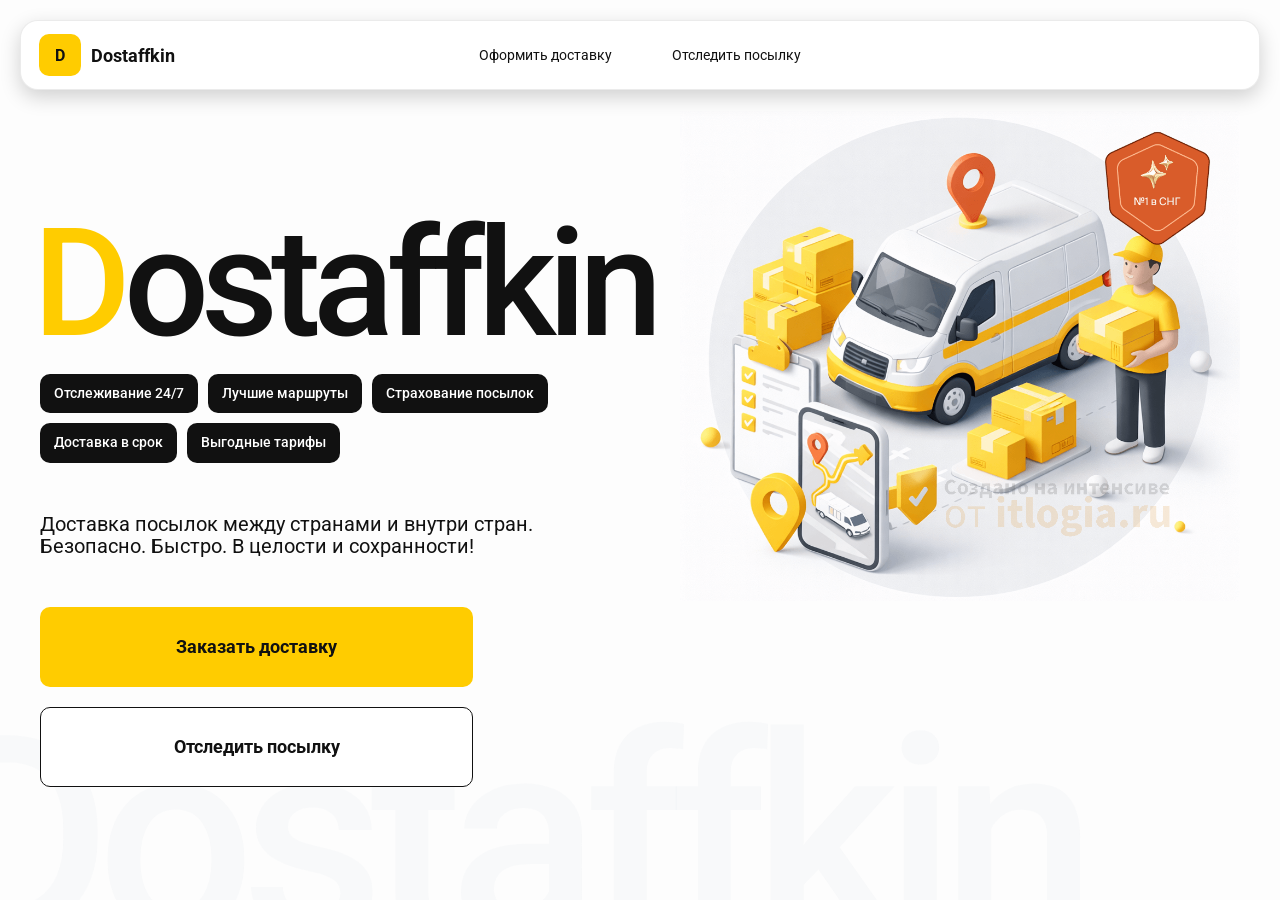
<file: index.html>
<!doctype html>
<html lang="ru">

<head>
    <meta charset="utf-8" />
    <meta name="viewport" content="width=device-width,initial-scale=1,maximum-scale=1,user-scalable=0" />
    <title>Dostaffkin — Доставка посылок между странами и внутри стран. Безопасно. Быстро. В целости и сохранности!
    </title>

    <link href="styles/base.css" rel="stylesheet" />
    <link href="styles/base_adaprive.css" rel="stylesheet" />
    <link href="styles/index.css" rel="stylesheet" />
    <link href="styles/index_adaptive.css" rel="stylesheet" />
</head>

<body>
    <div class="container">
        <header class="header">
            <a class="header-brand" href="#">
                <div class="header-logo">D</div>
                <div class="header-title">Dostaffkin</div>
            </a>
            <nav class="header-menu">
                <a class="header-link" href="./order.html">Оформить <span>доставку</span></a>
                <a class="header-link" href="./track.html">Отследить <span>посылку</span></a>
            </nav>
        </header>
        <main class="main">
            <section class="main-info">
                <div class="main-title">
                    <span>D</span>ostaffkin
                </div>
                <div class="main-features">
                    <div class="main-feature">Отслеживание 24/7</div>
                    <div class="main-feature">Лучшие маршруты</div>
                    <div class="main-feature">Страхование посылок</div>
                    <div class="main-feature">Доставка в срок</div>
                    <div class="main-feature">Выгодные тарифы</div>
                </div>
                <div class="main-description">
                    Доставка посылок между странами и внутри стран.
                    Безопасно. Быстро. В целости и сохранности!
                </div>
                <div class="main-actions">
                    <a class="button" type="button" href="./order.html">Заказать доставку</a>
                    <a class="button button-white" type="button" href="./track.html">Отследить посылку</a>
                </div>
            </section>
            <div class="main-title-ghost">Dostaffkin</div>
            <section class="main-image">
                <img src="images/main-image.png" alt="Main image" />
            </section>
        </main>
    </div>
</body>

</html>
</file>
<file: styles/base.css>
*,
*::before,
*::after {
    box-sizing: border-box;
}

@font-face {
    font-family: "Roboto";
    src: url("../fonts/Roboto-Regular.ttf");
    font-weight: normal;
}

@font-face {
    font-family: "Roboto";
    src: url("../fonts/Roboto-Bold.ttf");
    font-weight: bold;
}

@font-face {
    font-family: "Roboto";
    src: url("../fonts/Roboto-Medium.ttf");
    font-weight: 500;
}

html,
body {
    margin: 0;
    color: #111111;
    font-family: "Roboto", sans-serif;
}

body {
    background: #FDFDFD;
}

.header {
    border-radius: 18px;
    box-shadow: 0 7px 20px 0 #0000002E;
    backdrop-filter: blur(10px);
    background: #ffffff;
    left: 20px;
    border: 1px solid rgba(0, 0, 0, 0.08);
    position: fixed;
    right: 20px;
    top: 20px;
    padding: 14px 18px;
    height: 70px;
    display: flex;
    align-items: center;
    z-index: 6;
}

.header-brand {
    display: flex;
    align-items: center;
    text-decoration: none;
    gap: 10px;
}

.header-logo {
    width: 42px;
    height: 42px;
    border-radius: 10px;
    background: #FFCC00;
    display: grid;
    place-items: center;
    font-weight: bold;
    color: #111;
}

.header-title {
    font-size: 18px;
    font-weight: bold;
    color: #111111;
    text-decoration: none;
}

.header-menu {
    display: flex;
    align-items: center;
    gap: 60px;
    margin: 0;
    position: absolute;
    left: 50%;
    transform: translateX(-50%);
}

.header-link {
    font-size: 14px;
    color: #111111;
    text-decoration: none;
}

.button {
    border: 0;
    outline: none;
    height: 44px;
    border-radius: 10px;
    font-size: 14px;
    font-weight: bold;
    cursor: pointer;
    font-family: inherit;
    transition: transform .08s ease, opacity .12s ease;
    background: #ffcc00;
    color: #111111;
    text-align: center;
    text-decoration: none;
}

.button:hover {
    background-color: #E5BC19;
}

.button:disabled {
    cursor: not-allowed;
    background-color: #FADE6E;
    color: #787878;
    transform: none;
}

.button.button-white {
    background: #ffffff;
    border: 1px solid #111111;
}

.button.button-white:hover {
    background: rgb(241 241 241);
}

.main-field {
    display: flex;
    align-items: center;
    margin-top: 6px;
    gap: 10px;
    border: 1px solid #1111111A;
    background: #FAFAFA;
    border-radius: 10px;
    padding: 10px 12px;
    position: relative;
    box-sizing: border-box;
    height: 50px;
}

.main-field.textarea {
    height: auto;
}

.main-pin {
    width: 28px;
    height: 28px;
    border-radius: 10px;
    background: rgba(17, 17, 17, 0.08);
    display: grid;
    place-items: center;
    flex: 0 0 auto;
    position: relative;
}

.main-pin::before {
    content: "";
    width: 8px;
    height: 8px;
    border-radius: 999px;
    background: orange;
    opacity: .75;
    display: block;
}

.main-field:last-child .main-pin::before {
    background: green;
    opacity: .85;
}

input,
textarea {
    width: 100%;
    border: 0;
    outline: none;
    background: transparent;
    font-size: 14px;
    color: #111111;
    font-family: inherit;
}

textarea {
    resize: vertical;
    min-height: 72px;
    padding: 2px 0;
}

input::placeholder,
textarea::placeholder {
    color: #7C7C7C;
}

.main-field:focus-within {
    border-color: rgba(0, 0, 0, 0.20);
    box-shadow: 0 0 0 4px rgba(255, 204, 0, 0.35);
    background: rgba(255, 255, 255, 0.75);
}
</file>
<file: styles/base_adaprive.css>
@media (max-width: 767px) {
    .header {
        left: 10px;
        right: 10px;
        top: 10px;
    }

    .header-link span {
        display: none;
    }

    .header-menu {
        gap: 20px;
        justify-content: flex-start;
        margin: 0 0 0 30px;
        position: static;
        transform: none;
    }
}

@media (max-width: 420px) {
    .header-title {
        display: none;
    }
}

@media (max-width: 374px) {
    .header-menu {
        gap: 10px;
        margin: 0 0 0 10px;
    }
}
</file>
<file: styles/index.css>
.container {
    overflow: hidden;
    min-height: 100vh;
}

.main {
    padding: 111px 40px 40px;
    position: relative;
    display: flex;
}

.main-info {
    max-width: 840px;
    width: 100%;
    position: relative;
}

.main-title {
    margin-top: 98px;
    font-weight: 500;
    font-size: 200px;
    line-height: 1;
    letter-spacing: -0.05em;
    color: #111111;
    left: -15px;
    position: relative;
}

.main-title span {
    color: #ffcc00;
}

.main-features {
    margin-top: 15px;
    display: flex;
    flex-wrap: wrap;
    gap: 10px;
}

.main-feature {
    background: #111111;
    color: #ffffff;
    padding: 12px 14px;
    font-weight: 500;
    font-size: 14px;
    line-height: 1.1;
    border-radius: 10px;
}

.main-description {
    margin-top: 50px;
    max-width: 500px;
    font-size: 20px;
    line-height: 1.1;
    color: #111111;
}

.main-actions {
    margin-top: 50px;
    display: flex;
    flex-direction: column;
    gap: 20px;
}

.main-actions .button {
    height: 80px;
    width: 433px;
    font-size: 18px;
    font-weight: bold;
    place-items: center;
    display: grid;
}

.main-title-ghost {
    position: absolute;
    z-index: -1;
    left: -70px;
    bottom: -150px;
    font-weight: 500;
    font-size: 278px;
    line-height: 1;
    letter-spacing: -0.05em;
    color: #ECEDF04D;
}

.main-image {
    width: 1024px;
    top: 100px;
    z-index: -2;
}

.main-image img {
    width: 100%;
    max-width: 1024px;
    height: auto;
    display: block;
}
</file>
<file: styles/index_adaptive.css>
@media (max-width: 1760px) {
    .main-title {
        font-size: 150px;
        left: -7px;
    }

    .main-info {
        max-width: 640px;
    }
}

@media (max-width: 1200px) {
    .main-info {
        max-width: 540px;
    }

    .main {
        padding: 111px 20px 20px;
    }

    .main-title {
        font-size: 120px;
        left: -4px;
    }

    .main-title-ghost {
        font-size: 220px;
    }
}

@media (max-width: 1024px) {
    .main-title {
        margin-top: 30px;
    }

    .main {
        flex-direction: column-reverse;
    }

    .main-image {
        max-width: 350px;
        position: absolute;
        left: 370px;
        top: 370px;
    }

    .main-info {
        max-width: 100%;
    }

    .main-actions {
        gap: 10px;
    }

    .main-actions .button {
        height: 50px;
        font-size: 14px;
        width: auto;
        max-width: 300px;
    }

    .main-description {
        max-width: 350px;
    }
}

@media (max-width: 570px) {
    .main-title {
        font-size: 88px;
    }

    .main-description {
        max-width: 100%
    }

    .main-actions {
       width: 100%;
    }

    .main-actions .button {
        width: 100%;
        max-width: 100%
    }

    .main-image {
        max-width: 650px;
        position: absolute;
        left: 170px;
        top: 70px;
        opacity: 0.2;
    }
}

@media (max-width: 400px) {
    .main-title {
        font-size: 70px;
    }
}
</file>
